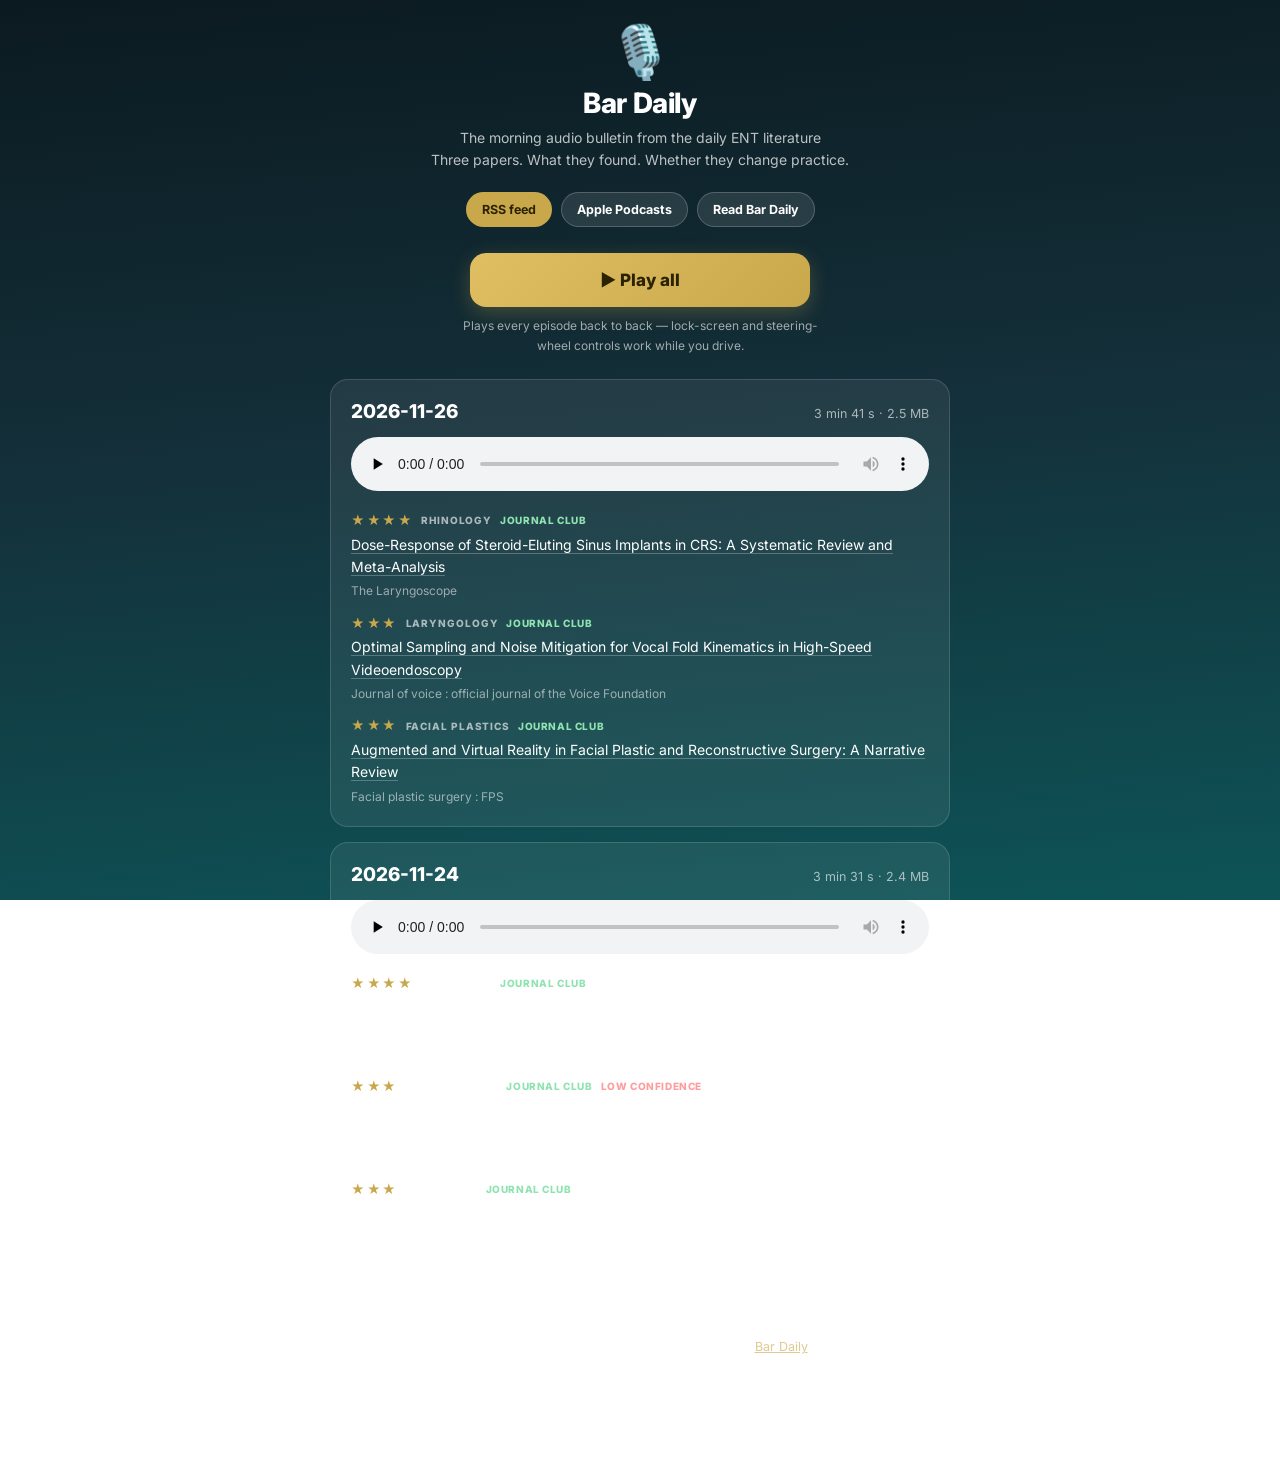
<file: radio/index.html>
<!DOCTYPE html>
<html lang="en">
<head>
<meta charset="utf-8">
<meta name="viewport" content="width=device-width, initial-scale=1">
<title>Bar Daily — ENT Morning Bulletin</title>
<meta name="description" content="A short daily audio bulletin on new otolaryngology literature: the three highest-rated papers of the day and whether they change practice.">
<link rel="alternate" type="application/rss+xml" title="Bar Daily podcast" href="feed.xml">
<link rel="icon" href="../icon-192.png">
<link href="https://fonts.googleapis.com/css2?family=Inter:wght@400;600;800&display=swap" rel="stylesheet">
<style>
  :root { --gold:#C9A84C; --teal:#0D7377; --ink:#0b1a20; }
  * { box-sizing:border-box; margin:0; padding:0; -webkit-tap-highlight-color:transparent; }
  body { font-family:'Inter',-apple-system,BlinkMacSystemFont,'Segoe UI',sans-serif;
         background:linear-gradient(175deg,#0b1a20,#14303a 48%,#0d5457);
         background-attachment:fixed; color:#fff; min-height:100vh;
         padding:26px 16px 60px; }
  .wrap { max-width:620px; margin:0 auto; }

  .brand { text-align:center; margin-bottom:22px; }
  .logo { font-size:52px; line-height:1; }
  h1 { font-size:28px; font-weight:800; margin-top:8px; letter-spacing:-.4px; }
  .sub { font-size:14px; opacity:.72; margin-top:7px; line-height:1.55; }

  .subscribe { display:flex; gap:9px; justify-content:center;
               flex-wrap:wrap; margin:18px 0 26px; }
  .subscribe a { font-size:12.5px; font-weight:700; text-decoration:none;
                 padding:9px 15px; border-radius:999px; color:#fff;
                 background:rgba(255,255,255,.1);
                 border:1px solid rgba(255,255,255,.2); }
  .subscribe a.primary { background:var(--gold); color:#2b2200; border-color:transparent; }

  .drive { flex-direction:column; align-items:center; gap:9px;
           margin:0 0 24px; }
  #playall { width:100%; max-width:340px; padding:17px 20px;
             border:none; border-radius:16px; cursor:pointer;
             font-family:inherit; font-size:17px; font-weight:800;
             color:#2b2200; background:linear-gradient(135deg,#E0BF62,#C9A84C);
             box-shadow:0 6px 20px rgba(201,168,76,.28); }
  #playall:active { transform:scale(.985); }
  .drive-hint { font-size:12px; line-height:1.6; opacity:.6;
                text-align:center; max-width:360px; }

  .ep { background:rgba(255,255,255,.07); border:1px solid rgba(255,255,255,.14);
        border-radius:18px; padding:20px; margin-bottom:15px; }
  .ep-head { display:flex; align-items:baseline; justify-content:space-between;
             gap:10px; flex-wrap:wrap; }
  .ep-date { font-size:19px; font-weight:800; }
  .ep-len { font-size:12.5px; opacity:.62; }
  audio { width:100%; margin-top:14px; }
  .papers { margin-top:15px; display:flex; flex-direction:column; gap:12px; }
  .paper { font-size:14px; line-height:1.6; }
  .ptop { display:flex; align-items:center; gap:8px; flex-wrap:wrap;
          margin-bottom:3px; }
  .stars { color:var(--gold); font-weight:800; letter-spacing:1.5px; font-size:13px; }
  .tag { font-size:10px; font-weight:800; letter-spacing:.09em;
         text-transform:uppercase; opacity:.62; }
  .jc { font-size:10px; font-weight:800; letter-spacing:.06em;
        text-transform:uppercase; color:#8FE3B0; }
  .low { font-size:10px; font-weight:800; letter-spacing:.06em;
         text-transform:uppercase; color:#FF9D9D; }
  .paper a { color:#fff; text-decoration:none; border-bottom:1px solid rgba(255,255,255,.25); }
  .jr { font-size:12px; opacity:.55; margin-top:3px; }

  .empty { text-align:center; padding:44px 20px; opacity:.6; font-size:14px; }
  .note { font-size:12.5px; line-height:1.9; opacity:.6; margin-top:26px;
          text-align:center; border-top:1px solid rgba(255,255,255,.12);
          padding-top:18px; }
  a.lnk { color:var(--gold); }
</style>
</head>
<body>
<div class="wrap">

  <div class="brand">
    <div class="logo">🎙️</div>
    <h1>Bar Daily</h1>
    <div class="sub">The morning audio bulletin from the daily ENT literature<br>
      Three papers. What they found. Whether they change practice.</div>
  </div>

  <div class="subscribe">
    <a class="primary" href="feed.xml">RSS feed</a>
    <a href="https://podcasts.apple.com/podcast/id?mt=2" onclick="return copyFeed(event)">Apple Podcasts</a>
    <a href="../">Read Bar Daily</a>
  </div>

  <div id="drive" class="drive" style="display:none">
    <button id="playall" onclick="playAll()">▶︎ Play all</button>
    <div class="drive-hint">Plays every episode back to back — lock-screen and
      steering-wheel controls work while you drive.</div>
  </div>

  <div id="list"><div class="empty">Loading episodes…</div></div>

  <div class="note">
    Episodes are <b>generated automatically</b> with synthetic voices from the
    <a class="lnk" href="../">Bar Daily</a> literature review.
    They are not medical advice and not a personal opinion.<br>
    An initiative by Dr. Mohammad Al-Bar
  </div>

</div>

<script>
/* ── Driving mode ──────────────────────────────────────────────────────────
   Three things make a web player usable in a car:
     1. MediaSession  -> title/artwork and play-pause-skip on the lock screen,
                         the steering-wheel buttons and the CarPlay/Android Auto
                         dashboard.
     2. Continuous play -> when one episode ends the next one starts, so the
                           driver never has to touch the phone.
     3. One big Play-all button -> a single target instead of per-episode taps.
   None of this needs an app; it is the standard browser media API.          */
let EPS = [];
let cur = -1;

function audios(){ return [...document.querySelectorAll('audio')]; }

function describe(i){
  const e = EPS[i]; if (!e) return;
  if (!('mediaSession' in navigator)) return;
  navigator.mediaSession.metadata = new MediaMetadata({
    title: 'Bar Daily — ' + e.date,
    artist: 'ENT morning bulletin',
    album: 'Bar Daily',
    artwork: [
      { src: new URL('cover-1500.png', location.href).href, sizes: '1500x1500', type: 'image/png' }
    ]
  });
  navigator.mediaSession.setActionHandler('play',  () => play(i));
  navigator.mediaSession.setActionHandler('pause', () => audios()[i]?.pause());
  navigator.mediaSession.setActionHandler('nexttrack',     () => play(i + 1));
  navigator.mediaSession.setActionHandler('previoustrack', () => play(i - 1));
  navigator.mediaSession.setActionHandler('seekforward',  () => skip(i,  30));
  navigator.mediaSession.setActionHandler('seekbackward', () => skip(i, -15));
}

function skip(i, by){
  const a = audios()[i]; if (!a) return;
  a.currentTime = Math.max(0, Math.min(a.duration || 0, a.currentTime + by));
}

function play(i){
  if (i < 0 || i >= EPS.length) return;
  const list = audios();
  list.forEach((a, n) => { if (n !== i) { a.pause(); } });
  cur = i;
  describe(i);
  list[i].play().catch(() => {});
  document.getElementById('playall').textContent = '⏸ Pause';
}

function playAll(){
  const list = audios();
  if (cur >= 0 && list[cur] && !list[cur].paused) {
    list[cur].pause();
    document.getElementById('playall').textContent = '▶︎ Play all';
  } else {
    play(cur >= 0 ? cur : 0);
  }
}

function wireAudio(){
  audios().forEach((a, i) => {
    a.addEventListener('play',  () => { cur = i; describe(i);
      document.getElementById('playall').textContent = '⏸ Pause'; });
    a.addEventListener('pause', () => {
      if (cur === i) document.getElementById('playall').textContent = '▶︎ Play all'; });
    // continuous play: roll straight into the next (older) episode
    a.addEventListener('ended', () => { if (i + 1 < audios().length) play(i + 1); });
  });
}

function copyFeed(e){
  e.preventDefault();
  const url = new URL('feed.xml', location.href).href;
  navigator.clipboard?.writeText(url);
  alert('Feed URL copied:\n' + url + '\n\nIn Apple Podcasts: Library → Add a Show by URL, then paste.');
  return false;
}
const esc = s => String(s==null?'':s).replace(/[&<>"]/g, c => ({'&':'&amp;','<':'&lt;','>':'&gt;','"':'&quot;'}[c]));
const mmss = s => Math.floor(s/60) + ' min ' + String(s%60).padStart(2,'0') + ' s';

fetch('episodes.json?v=' + Date.now())
  .then(r => r.ok ? r.json() : Promise.reject(r.status))
  .then(eps => {
    if (!eps.length) throw 'empty';
    EPS = eps;
    document.getElementById('drive').style.display = 'flex';
    document.getElementById('list').innerHTML = eps.map(e => `
      <div class="ep">
        <div class="ep-head">
          <div class="ep-date">${esc(e.date)}</div>
          <div class="ep-len">${mmss(e.seconds)} · ${(e.bytes/1048576).toFixed(1)} MB</div>
        </div>
        <audio controls preload="none" src="${esc(e.file)}"></audio>
        <div class="papers">
          ${(e.papers||[]).map(p => `
            <div class="paper">
              <div class="ptop">
                <span class="stars">${'★'.repeat(p.stars)}</span>
                <span class="tag">${esc(p.subspecialty)}</span>
                ${p.journal_club ? '<span class="jc">journal club</span>' : ''}
                ${p.confidence === '\u{1F534}' ? '<span class="low">low confidence</span>' : ''}
              </div>
              ${p.url ? `<a href="${esc(p.url)}" target="_blank" rel="noopener">${esc(p.title)}</a>`
                      : esc(p.title)}
              ${p.journal ? `<div class="jr">${esc(p.journal)}</div>` : ''}
            </div>`).join('')}
        </div>
      </div>`).join('');
    wireAudio();
  })
  .catch(() => {
    document.getElementById('list').innerHTML =
      '<div class="empty">No episodes yet. The first one appears after tomorrow\'s update.</div>';
  });
</script>
</body>
</html>
</file>
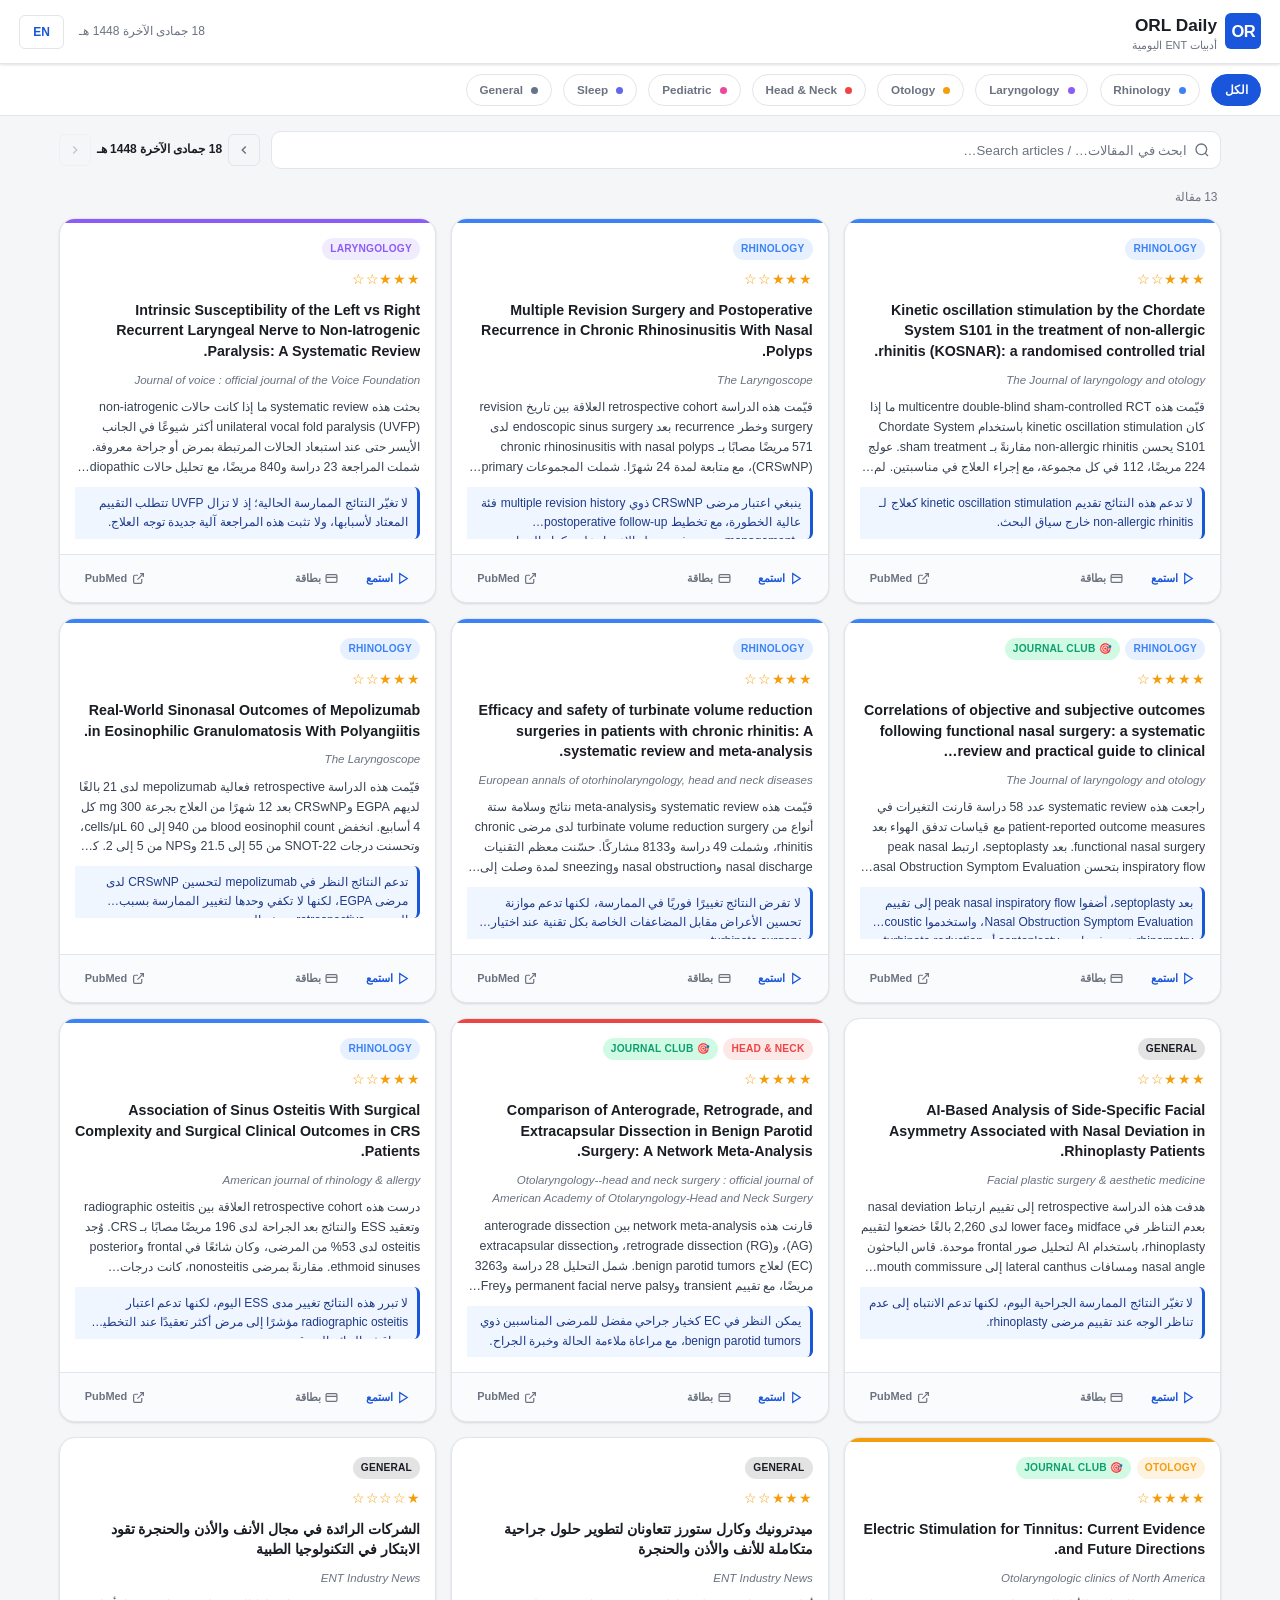
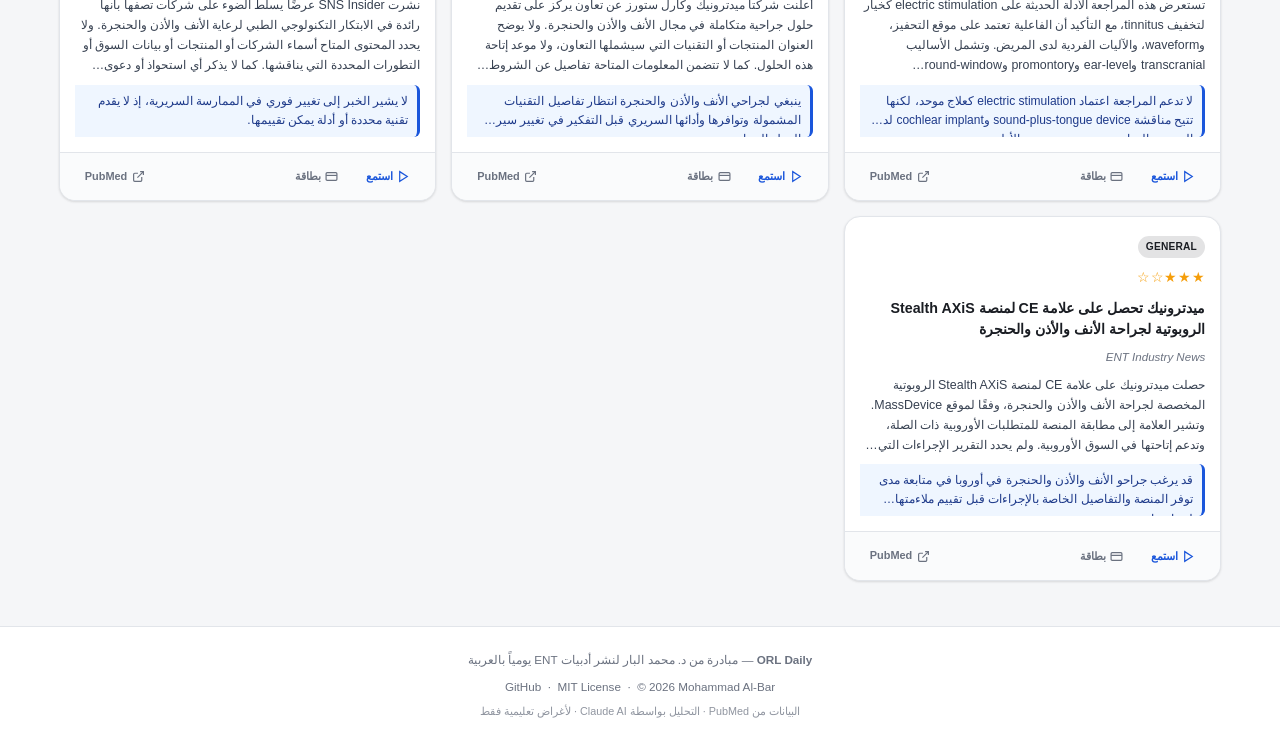
<file: site/index.html>
<!DOCTYPE html>
<html lang="ar" dir="rtl">
<head>
  <meta charset="UTF-8">
  <meta name="viewport" content="width=device-width, initial-scale=1.0">
  <meta name="description" content="ORL Daily — أحدث أدبيات ENT يومياً بالعربية والإنجليزية. Daily ENT literature review powered by PubMed & Claude AI.">
  <meta name="theme-color" content="#1a56db">
  <title>ORL Daily — أدبيات ENT اليومية</title>

  <!-- Open Graph -->
  <meta property="og:title" content="ORL Daily — أحدث أدبيات ENT">
  <meta property="og:description" content="مراجعة يومية للأدبيات العلمية في تخصص ORL بالعربية والإنجليزية">
  <meta property="og:type" content="website">

  <link rel="stylesheet" href="css/style.css">
</head>
<body>

  <!-- ══════════════════════════════════════════
       HEADER
  ══════════════════════════════════════════ -->
  <header class="header" role="banner">
    <a class="header__logo" href="#" aria-label="ORL Daily Home">
      <div class="header__logo-icon" aria-hidden="true">OR</div>
      <div>
        <span class="header__logo-text">ORL Daily</span>
        <span class="header__logo-sub ar">أدبيات ENT اليومية</span>
        <span class="header__logo-sub en">Daily ENT Literature</span>
      </div>
    </a>

    <div class="header__spacer"></div>

    <span class="header__date" id="header-date" aria-live="polite">
      <span class="ar">جارٍ التحميل…</span>
      <span class="en">Loading…</span>
    </span>

    <button class="btn-lang" id="btn-lang" aria-label="Switch language">EN</button>
  </header>

  <!-- ══════════════════════════════════════════
       FILTER BAR
  ══════════════════════════════════════════ -->
  <nav class="filter-bar" role="navigation" aria-label="Filter by subspecialty">
    <button class="filter-btn active" data-filter="all">
      <span class="ar">الكل</span><span class="en">All</span>
    </button>
    <button class="filter-btn" data-filter="rhinology" data-sub="rhinology">
      <span class="ar">Rhinology</span><span class="en">Rhinology</span>
    </button>
    <button class="filter-btn" data-filter="laryngology" data-sub="laryngology">
      <span class="ar">Laryngology</span><span class="en">Laryngology</span>
    </button>
    <button class="filter-btn" data-filter="otology" data-sub="otology">
      <span class="ar">Otology</span><span class="en">Otology</span>
    </button>
    <button class="filter-btn" data-filter="head_neck" data-sub="head_neck">
      <span class="ar">Head &amp; Neck</span><span class="en">Head &amp; Neck</span>
    </button>
    <button class="filter-btn" data-filter="pediatric" data-sub="pediatric">
      <span class="ar">Pediatric</span><span class="en">Pediatric</span>
    </button>
    <button class="filter-btn" data-filter="sleep" data-sub="sleep">
      <span class="ar">Sleep</span><span class="en">Sleep</span>
    </button>
    <button class="filter-btn" data-filter="general" data-sub="general">
      <span class="ar">General</span><span class="en">General</span>
    </button>
  </nav>

  <!-- ══════════════════════════════════════════
       MAIN CONTENT
  ══════════════════════════════════════════ -->
  <main role="main">

    <!-- Toolbar: search + date nav -->
    <div class="toolbar">
      <div class="search-wrap">
        <svg viewBox="0 0 24 24" fill="none" stroke="currentColor" stroke-width="2" aria-hidden="true">
          <circle cx="11" cy="11" r="8"/><line x1="21" y1="21" x2="16.65" y2="16.65"/>
        </svg>
        <input
          type="search"
          id="search-input"
          class="search-input"
          placeholder="ابحث في المقالات… / Search articles…"
          aria-label="Search articles"
          autocomplete="off"
        >
      </div>

      <div class="date-nav" role="group" aria-label="Navigate dates">
        <button id="btn-prev" aria-label="Previous day" title="السابق / Previous">
          <svg width="14" height="14" viewBox="0 0 24 24" fill="none" stroke="currentColor" stroke-width="2.5">
            <polyline points="15 18 9 12 15 6"/>
          </svg>
        </button>
        <span class="date-nav__label" id="date-display" aria-live="polite">
          <span class="ar">اليوم</span>
          <span class="en">Today</span>
        </span>
        <button id="btn-next" aria-label="Next day" title="التالي / Next">
          <svg width="14" height="14" viewBox="0 0 24 24" fill="none" stroke="currentColor" stroke-width="2.5">
            <polyline points="9 18 15 12 9 6"/>
          </svg>
        </button>
      </div>
    </div>

    <!-- Articles section -->
    <section class="articles-section" aria-label="Articles">
      <p class="articles-count" id="articles-count" aria-live="polite"></p>
      <div class="articles-grid" id="articles-grid" role="list">
        <!-- Cards rendered by app.js -->
        <div class="state-box">
          <div class="spinner"></div>
          <p class="ar">جارٍ التحميل…</p>
          <p class="en">Loading…</p>
        </div>
      </div>
    </section>

  </main>

  <!-- ══════════════════════════════════════════
       MODAL OVERLAY
  ══════════════════════════════════════════ -->
  <div
    class="modal-overlay"
    id="modal-overlay"
    role="dialog"
    aria-modal="true"
    aria-label="Article details"
  >
    <div class="modal" id="modal-content">
      <!-- Filled by app.js renderFullArticle() -->
    </div>
  </div>

  <!-- ══════════════════════════════════════════
       FLASH CARD OVERLAY
  ══════════════════════════════════════════ -->
  <div
    class="fc-overlay"
    id="fc-overlay"
    role="dialog"
    aria-modal="true"
    aria-label="Flash card"
  >
    <div class="fc-card">
      <div class="fc-card__header">
        <h2 class="fc-card__title">
          <span class="ar">📋 بطاقة المراجعة السريعة</span>
          <span class="en">📋 Quick Review Card</span>
        </h2>
        <div class="fc-card__actions">
          <button class="btn-outline" id="fc-print">
            <span class="ar">🖨 طباعة</span>
            <span class="en">🖨 Print</span>
          </button>
          <button class="btn-outline" id="fc-close">
            <span class="ar">إغلاق</span>
            <span class="en">Close</span>
          </button>
        </div>
      </div>
      <div class="fc-content" id="fc-card-content">
        <!-- Filled by app.js showFlashCard() -->
      </div>
    </div>
  </div>

  <!-- ══════════════════════════════════════════
       FOOTER
  ══════════════════════════════════════════ -->
  <footer class="footer" role="contentinfo">
    <p>
      <span class="ar">
        <strong>ORL Daily</strong> — مبادرة من د. محمد البار لنشر أدبيات ENT يومياً بالعربية
      </span>
      <span class="en">
        <strong>ORL Daily</strong> — An initiative by Dr. Mohammad Al-Bar for daily Arabic ENT literature
      </span>
    </p>
    <p style="margin-top:.4rem">
      <a href="https://github.com/malbarrr/orl-daily" target="_blank" rel="noopener">GitHub</a>
      &nbsp;·&nbsp;
      MIT License
      &nbsp;·&nbsp;
      © 2026 Mohammad Al-Bar
    </p>
    <p style="margin-top:.3rem;font-size:.72rem;opacity:.75">
      <span class="ar">البيانات من PubMed · التحليل بواسطة Claude AI · لأغراض تعليمية فقط</span>
      <span class="en">Data from PubMed · Analysis by Claude AI · For educational purposes only</span>
    </p>
  </footer>

  <script src="js/app.js"></script>
</body>
</html>
</file>
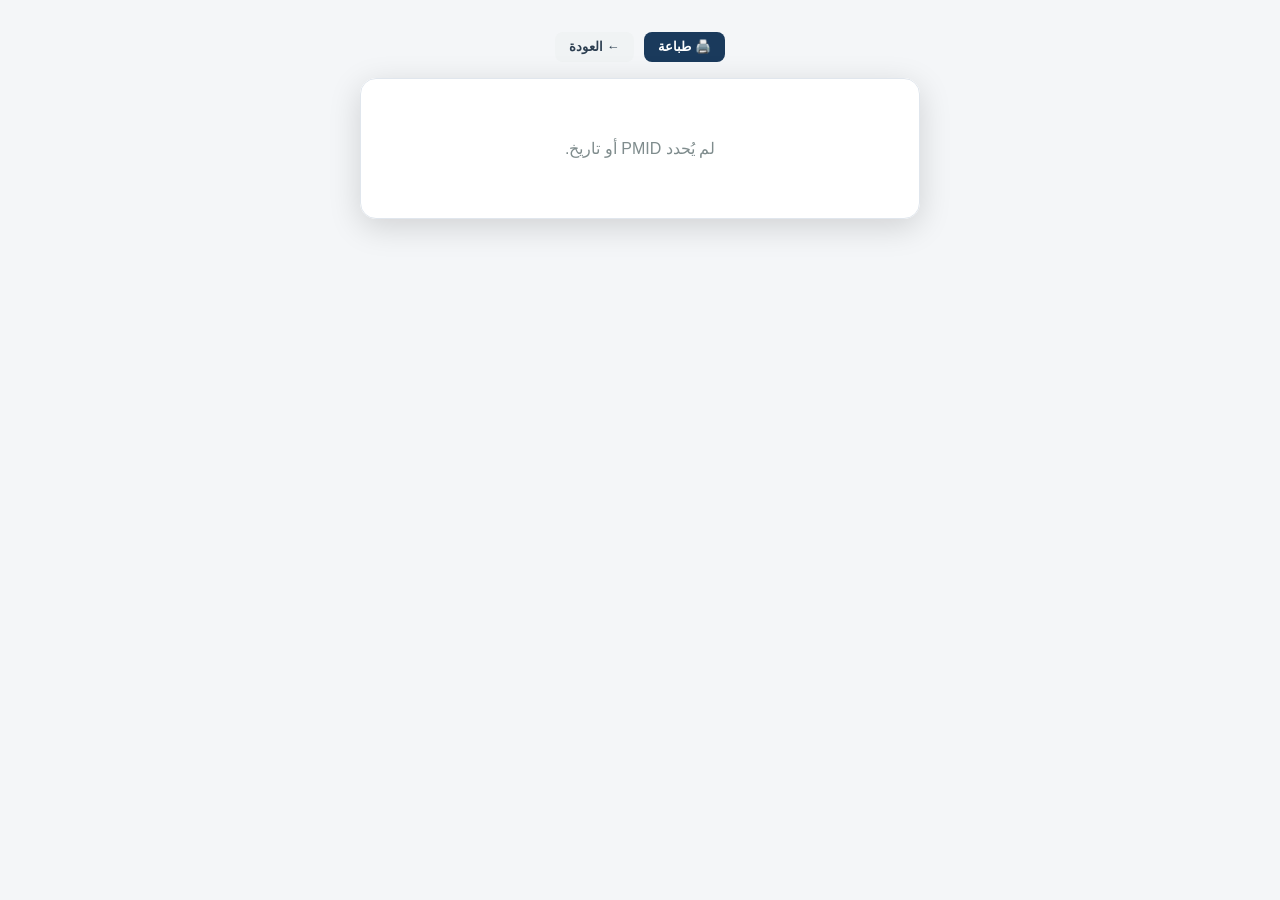
<file: flashcard.html>
<!DOCTYPE html>
<html lang="ar" dir="rtl">
<head>
  <meta charset="UTF-8" />
  <meta name="viewport" content="width=device-width, initial-scale=1.0" />
  <title>ORL Daily — Flash Card</title>
  <link rel="stylesheet" href="./css/style.css" />
  <style>
    body { background: #f4f6f8; display: flex; flex-direction: column; align-items: center; justify-content: flex-start; min-height: 100vh; padding: 2rem 1rem; }
    .fc-standalone-controls { display: flex; gap: 0.6rem; margin-bottom: 1rem; }
    .fc-standalone-box { max-width: 560px; width: 100%; background: #fff; border-radius: 16px; box-shadow: 0 8px 32px rgba(0,0,0,0.15); overflow: hidden; }
    @media print {
      body { padding: 0; background: #fff; }
      .fc-standalone-controls { display: none; }
      .fc-standalone-box { box-shadow: none; border-radius: 0; }
    }
  </style>
</head>
<body class="lang-ar">

  <div class="fc-standalone-controls">
    <button class="btn btn-read" onclick="window.print()">🖨️ طباعة</button>
    <a class="btn btn-flash" href="./index.html">← العودة</a>
  </div>

  <div class="fc-standalone-box" id="fc-standalone-box">
    <div class="state-card">
      <div class="spinner"></div>
      <p>جارٍ التحميل…</p>
    </div>
  </div>

  <script>
    // Read ?pmid=XXXXX&date=YYYY-MM-DD from URL
    (async function() {
      const params = new URLSearchParams(location.search);
      const pmid   = params.get('pmid');
      const date   = params.get('date');

      if (!pmid || !date) {
        document.getElementById('fc-standalone-box').innerHTML =
          '<div class="state-card"><p>لم يُحدد PMID أو تاريخ.</p></div>';
        return;
      }

      try {
        const res  = await fetch(`./data/${date}.json?v=${Date.now()}`);
        const data = await res.json();
        const article = (data.articles || []).find(a => a.pmid === pmid);

        if (!article) {
          document.getElementById('fc-standalone-box').innerHTML =
            '<div class="state-card"><p>المقالة غير موجودة في هذا التاريخ.</p></div>';
          return;
        }

        // Minimal flash card render (mirrors app.js logic without full app)
        renderCard(article, date);
      } catch (err) {
        document.getElementById('fc-standalone-box').innerHTML =
          '<div class="state-card"><p style="color:#c0392b;">⚠️ تعذّر التحميل.</p></div>';
      }
    })();

    function renderCard(a, dateStr) {
      const lang  = localStorage.getItem('orl-lang') || 'ar';
      const title = lang === 'ar' ? (a.title_ar || a.title_en) : (a.title_en || a.title_ar);
      const summ  = lang === 'ar' ? (a.summary_ar || a.summary_en) : (a.summary_en || a.summary_ar);
      const prac  = lang === 'ar' ? (a.practice_change_ar || '') : (a.practice_change_en || '');
      const fut   = lang === 'ar' ? (a.future_impact_ar || '') : (a.future_impact_en || '');
      const vs    = lang === 'ar' ? (a.vs_previous_ar || '') : (a.vs_previous_en || '');
      const stars = '⭐'.repeat(Math.min(5, a.stars || 0));
      const jcBadge = a.journal_club ? '<span class="badge jc" style="font-size:0.7rem;">🎯 JC</span>' : '';
      const mcq0  = a.mcq && a.mcq[0];

      const mcqHtml = mcq0 ? `
        <div class="fc-section">
          <div class="fc-section-label">MCQ</div>
          <div class="fc-mcq-q">${esc(mcq0.q_ar || '')}</div>
          <div class="fc-mcq-opts">${(mcq0.options_ar||[]).map(o=>`<div>${esc(o)}</div>`).join('')}</div>
        </div>` : '';

      const d = new Date(dateStr + 'T00:00:00');
      const formatted = d.toLocaleDateString(lang === 'ar' ? 'ar-SA' : 'en-GB', {year:'numeric',month:'short',day:'numeric'});

      document.getElementById('fc-standalone-box').innerHTML = `
        <div class="flash-card-print">
          <div class="fc-top-bar">
            <span>ORL Daily &bull; ${esc(formatted)} &bull; ${esc(a.subspecialty||'')}</span>
            <div class="fc-top-badges"><span style="color:#f1c40f;">${stars}</span> ${jcBadge}</div>
          </div>
          <div class="fc-body">
            <div class="fc-section">
              <div class="fc-title">${esc(title)}</div>
              <div class="fc-journal">${esc(a.journal||'')}</div>
            </div>
            <div class="fc-section">
              <div class="fc-section-label">${lang==='ar'?'الملخص':'Summary'}</div>
              <div style="font-size:0.86rem;line-height:1.6;">${esc(trunc(summ,300))}</div>
            </div>
            <div class="fc-section">
              <div style="font-size:0.82rem;margin-bottom:0.2rem;"><strong>🔄</strong> ${esc(trunc(prac,180))}</div>
              <div style="font-size:0.82rem;margin-bottom:0.2rem;"><strong>⏳</strong> ${esc(trunc(fut,140))}</div>
              <div style="font-size:0.82rem;"><strong>📏</strong> ${esc(trunc(vs,140))}</div>
            </div>
            ${mcqHtml}
            <div class="fc-footer">
              <div><div style="font-weight:700;font-size:0.8rem;">ORL Daily</div><div>© 2026 Mohammad Al-Bar</div></div>
              <div class="fc-qr-placeholder">QR<br>Code</div>
            </div>
          </div>
        </div>`;
    }

    function esc(s) {
      return String(s||'').replace(/&/g,'&amp;').replace(/</g,'&lt;').replace(/>/g,'&gt;').replace(/"/g,'&quot;');
    }
    function trunc(s,n) { return s&&s.length>n ? s.slice(0,n)+'…' : s||''; }
  </script>
</body>
</html>
</file>
<file: site/css/style.css>
/* =========================================================
   ORL Daily — Professional ENT Literature Review
   style.css
   ========================================================= */

/* ── CSS Variables ──────────────────────────────────────── */
:root {
  --color-bg:          #f5f6f8;
  --color-surface:     #ffffff;
  --color-border:      #e2e5ea;
  --color-text:        #1a1d23;
  --color-text-muted:  #6b7280;
  --color-primary:     #1a56db;
  --color-primary-dk:  #1341b0;
  --color-accent:      #0e9f6e;

  /* Subspecialty colours */
  --sub-rhinology:   #3b82f6;
  --sub-laryngology: #8b5cf6;
  --sub-otology:     #f59e0b;
  --sub-head-neck:   #ef4444;
  --sub-pediatric:   #ec4899;
  --sub-sleep:       #6366f1;
  --sub-general:     #64748b;

  /* Badges */
  --badge-jc:    #0e9f6e;
  --badge-dw:    #f97316;
  --badge-star:  #f59e0b;

  --shadow-sm:   0 1px 3px rgba(0,0,0,.08), 0 1px 2px rgba(0,0,0,.05);
  --shadow-md:   0 4px 12px rgba(0,0,0,.10), 0 2px 6px rgba(0,0,0,.06);
  --shadow-lg:   0 12px 40px rgba(0,0,0,.16);

  --radius-sm:   6px;
  --radius-md:   10px;
  --radius-lg:   16px;

  --font-ar: 'Segoe UI', 'Noto Naskh Arabic', 'Arabic Typesetting', Tahoma, sans-serif;
  --font-en: 'Segoe UI', -apple-system, BlinkMacSystemFont, 'Helvetica Neue', Arial, sans-serif;

  --header-h: 64px;
  --filter-h: 52px;
}

/* ── Reset & Base ───────────────────────────────────────── */
*, *::before, *::after { box-sizing: border-box; margin: 0; padding: 0; }

html {
  font-size: 15px;
  scroll-behavior: smooth;
}
html[dir="rtl"] { font-family: var(--font-ar); }
html[dir="ltr"] { font-family: var(--font-en); }

body {
  background: var(--color-bg);
  color: var(--color-text);
  min-height: 100vh;
  line-height: 1.6;
}

a { color: var(--color-primary); text-decoration: none; }
a:hover { text-decoration: underline; }

button {
  cursor: pointer;
  font-family: inherit;
  border: none;
  background: none;
}

/* ── Language visibility ────────────────────────────────── */
html[dir="rtl"] .en { display: none !important; }
html[dir="ltr"] .ar { display: none !important; }

/* ── Header ─────────────────────────────────────────────── */
.header {
  position: sticky;
  top: 0;
  z-index: 100;
  height: var(--header-h);
  background: var(--color-surface);
  border-bottom: 1px solid var(--color-border);
  box-shadow: var(--shadow-sm);
  display: flex;
  align-items: center;
  gap: 1rem;
  padding: 0 1.25rem;
}

.header__logo {
  display: flex;
  align-items: center;
  gap: .55rem;
  text-decoration: none;
  color: inherit;
}

.header__logo-icon {
  width: 36px;
  height: 36px;
  background: var(--color-primary);
  border-radius: var(--radius-sm);
  display: flex;
  align-items: center;
  justify-content: center;
  color: #fff;
  font-size: 1.1rem;
  font-weight: 800;
  letter-spacing: -.03em;
  flex-shrink: 0;
}

.header__logo-text {
  font-size: 1.15rem;
  font-weight: 700;
  color: var(--color-text);
}

.header__logo-sub {
  font-size: .72rem;
  font-weight: 400;
  color: var(--color-text-muted);
  display: block;
  line-height: 1;
}

.header__spacer { flex: 1; }

.header__date {
  font-size: .8rem;
  color: var(--color-text-muted);
  white-space: nowrap;
}

.btn-lang {
  height: 34px;
  padding: 0 .9rem;
  border-radius: var(--radius-sm);
  border: 1.5px solid var(--color-border);
  font-size: .8rem;
  font-weight: 600;
  color: var(--color-primary);
  background: var(--color-surface);
  transition: background .15s, border-color .15s;
  white-space: nowrap;
}
.btn-lang:hover {
  background: #eff6ff;
  border-color: var(--color-primary);
}

/* ── Filter bar ─────────────────────────────────────────── */
.filter-bar {
  position: sticky;
  top: var(--header-h);
  z-index: 90;
  background: var(--color-surface);
  border-bottom: 1px solid var(--color-border);
  height: var(--filter-h);
  display: flex;
  align-items: center;
  padding: 0 1.25rem;
  gap: .75rem;
  overflow-x: auto;
  -webkit-overflow-scrolling: touch;
  scrollbar-width: none;
}
.filter-bar::-webkit-scrollbar { display: none; }

.filter-btn {
  height: 32px;
  padding: 0 .85rem;
  border-radius: 999px;
  border: 1.5px solid var(--color-border);
  font-size: .78rem;
  font-weight: 600;
  color: var(--color-text-muted);
  background: var(--color-surface);
  white-space: nowrap;
  transition: all .15s;
  flex-shrink: 0;
}
.filter-btn:hover {
  border-color: var(--color-primary);
  color: var(--color-primary);
}
.filter-btn.active {
  background: var(--color-primary);
  border-color: var(--color-primary);
  color: #fff;
}

/* Subspecialty dot indicator */
.filter-btn[data-sub]::before {
  content: '';
  display: inline-block;
  width: 7px;
  height: 7px;
  border-radius: 50%;
  margin-inline-end: 5px;
  vertical-align: middle;
}
.filter-btn[data-sub="rhinology"]::before   { background: var(--sub-rhinology); }
.filter-btn[data-sub="laryngology"]::before { background: var(--sub-laryngology); }
.filter-btn[data-sub="otology"]::before     { background: var(--sub-otology); }
.filter-btn[data-sub="head_neck"]::before   { background: var(--sub-head-neck); }
.filter-btn[data-sub="pediatric"]::before   { background: var(--sub-pediatric); }
.filter-btn[data-sub="sleep"]::before       { background: var(--sub-sleep); }
.filter-btn[data-sub="general"]::before     { background: var(--sub-general); }

/* ── Toolbar (search + date nav) ────────────────────────── */
.toolbar {
  display: flex;
  align-items: center;
  gap: .75rem;
  padding: 1rem 1.25rem .5rem;
  max-width: 1200px;
  margin: 0 auto;
  flex-wrap: wrap;
}

.search-wrap {
  flex: 1;
  min-width: 200px;
  position: relative;
}
.search-wrap svg {
  position: absolute;
  top: 50%;
  transform: translateY(-50%);
  inset-inline-start: .75rem;
  color: var(--color-text-muted);
  pointer-events: none;
  width: 16px;
  height: 16px;
}
.search-input {
  width: 100%;
  height: 38px;
  border-radius: var(--radius-md);
  border: 1.5px solid var(--color-border);
  background: var(--color-surface);
  color: var(--color-text);
  font-family: inherit;
  font-size: .88rem;
  padding: 0 .75rem 0 2.2rem;
  transition: border-color .15s, box-shadow .15s;
}
html[dir="rtl"] .search-input { padding: 0 2.2rem 0 .75rem; }
html[dir="rtl"] .search-wrap svg { inset-inline-start: auto; inset-inline-end: .75rem; left: auto; right: .75rem; }
html[dir="ltr"] .search-wrap svg { left: .75rem; right: auto; }

.search-input:focus {
  outline: none;
  border-color: var(--color-primary);
  box-shadow: 0 0 0 3px rgba(26,86,219,.12);
}
.search-input::placeholder { color: var(--color-text-muted); }

.date-nav {
  display: flex;
  align-items: center;
  gap: .4rem;
  flex-shrink: 0;
}
.date-nav button {
  width: 32px;
  height: 32px;
  border-radius: var(--radius-sm);
  border: 1.5px solid var(--color-border);
  display: flex;
  align-items: center;
  justify-content: center;
  color: var(--color-text-muted);
  transition: all .15s;
}
.date-nav button:hover:not(:disabled) {
  border-color: var(--color-primary);
  color: var(--color-primary);
  background: #eff6ff;
}
.date-nav button:disabled { opacity: .35; cursor: not-allowed; }
.date-nav__label {
  font-size: .8rem;
  font-weight: 600;
  color: var(--color-text);
  min-width: 90px;
  text-align: center;
}

/* ── Articles grid ──────────────────────────────────────── */
.articles-section {
  max-width: 1200px;
  margin: 0 auto;
  padding: .75rem 1.25rem 3rem;
}

.articles-count {
  font-size: .8rem;
  color: var(--color-text-muted);
  margin-bottom: .75rem;
  padding: 0 .25rem;
}

.articles-grid {
  display: grid;
  grid-template-columns: repeat(auto-fill, minmax(310px, 1fr));
  gap: 1rem;
}

/* ── Article Card ───────────────────────────────────────── */
.card {
  background: var(--color-surface);
  border: 1px solid var(--color-border);
  border-radius: var(--radius-lg);
  box-shadow: var(--shadow-sm);
  display: flex;
  flex-direction: column;
  cursor: pointer;
  transition: transform .18s, box-shadow .18s, border-color .18s;
  overflow: hidden;
  position: relative;
}
.card:hover {
  transform: translateY(-2px);
  box-shadow: var(--shadow-md);
  border-color: #c7d7fa;
}

.card__accent {
  height: 4px;
  flex-shrink: 0;
}
.card[data-sub="rhinology"]   .card__accent { background: var(--sub-rhinology); }
.card[data-sub="laryngology"] .card__accent { background: var(--sub-laryngology); }
.card[data-sub="otology"]     .card__accent { background: var(--sub-otology); }
.card[data-sub="head_neck"]   .card__accent { background: var(--sub-head-neck); }
.card[data-sub="pediatric"]   .card__accent { background: var(--sub-pediatric); }
.card[data-sub="sleep"]       .card__accent { background: var(--sub-sleep); }
.card[data-sub="general"]     .card__accent { background: var(--sub-general); }

.card__body {
  padding: 1rem;
  flex: 1;
  display: flex;
  flex-direction: column;
  gap: .6rem;
}

.card__badges {
  display: flex;
  flex-wrap: wrap;
  gap: .35rem;
  align-items: center;
}

.badge {
  display: inline-flex;
  align-items: center;
  gap: .25rem;
  height: 22px;
  padding: 0 .55rem;
  border-radius: 999px;
  font-size: .68rem;
  font-weight: 700;
  letter-spacing: .02em;
  text-transform: uppercase;
}
.badge-sub {
  background: color-mix(in srgb, currentColor 12%, transparent);
}
.badge[data-sub="rhinology"]   { color: var(--sub-rhinology); }
.badge[data-sub="laryngology"] { color: var(--sub-laryngology); }
.badge[data-sub="otology"]     { color: var(--sub-otology); }
.badge[data-sub="head_neck"]   { color: var(--sub-head-neck); }
.badge[data-sub="pediatric"]   { color: var(--sub-pediatric); }
.badge[data-sub="sleep"]       { color: var(--sub-sleep); }
.badge[data-sub="general"]     { color: var(--sub-general); }

.badge-jc {
  background: #d1fae5;
  color: var(--badge-jc);
}
.badge-dw {
  background: #ffedd5;
  color: var(--badge-dw);
}

.card__stars {
  color: var(--badge-star);
  font-size: .9rem;
  letter-spacing: .05em;
}

.card__title {
  font-size: .95rem;
  font-weight: 700;
  line-height: 1.45;
  color: var(--color-text);
  display: -webkit-box;
  -webkit-line-clamp: 3;
  -webkit-box-orient: vertical;
  overflow: hidden;
}

.card__journal {
  font-size: .77rem;
  color: var(--color-text-muted);
  font-style: italic;
}

.card__summary {
  font-size: .83rem;
  color: #374151;
  line-height: 1.6;
  display: -webkit-box;
  -webkit-line-clamp: 4;
  -webkit-box-orient: vertical;
  overflow: hidden;
}

.card__practice {
  font-size: .8rem;
  background: #eff6ff;
  border-inline-start: 3px solid var(--color-primary);
  border-radius: 0 var(--radius-sm) var(--radius-sm) 0;
  padding: .45rem .6rem;
  color: #1e3a8a;
  display: -webkit-box;
  -webkit-line-clamp: 2;
  -webkit-box-orient: vertical;
  overflow: hidden;
}
html[dir="rtl"] .card__practice {
  border-inline-start: 3px solid var(--color-primary);
  border-inline-end: none;
}

.card__footer {
  display: flex;
  align-items: center;
  gap: .5rem;
  padding: .65rem 1rem;
  border-top: 1px solid var(--color-border);
  background: #fafbfc;
}

.btn-icon {
  display: flex;
  align-items: center;
  gap: .3rem;
  height: 28px;
  padding: 0 .6rem;
  border-radius: var(--radius-sm);
  font-size: .73rem;
  font-weight: 600;
  color: var(--color-text-muted);
  border: 1px solid transparent;
  transition: all .15s;
}
.btn-icon:hover {
  background: var(--color-bg);
  border-color: var(--color-border);
  color: var(--color-text);
}
.btn-icon svg { width: 13px; height: 13px; flex-shrink: 0; }
.btn-icon.btn-audio { color: var(--color-primary); }
.btn-icon.btn-audio:hover { background: #eff6ff; }
.btn-icon.btn-fc:hover { background: #f0fdf4; color: var(--color-accent); }

.card__footer-spacer { flex: 1; }

/* ── Empty / loading states ─────────────────────────────── */
.state-box {
  text-align: center;
  padding: 4rem 1rem;
  color: var(--color-text-muted);
  grid-column: 1 / -1;
}
.state-box__icon { font-size: 2.5rem; margin-bottom: .75rem; }
.state-box h3 { font-size: 1.1rem; margin-bottom: .4rem; color: var(--color-text); }
.state-box p { font-size: .88rem; }

.spinner {
  width: 40px;
  height: 40px;
  border: 3px solid var(--color-border);
  border-top-color: var(--color-primary);
  border-radius: 50%;
  animation: spin .8s linear infinite;
  margin: 0 auto 1rem;
}
@keyframes spin { to { transform: rotate(360deg); } }

/* ── Modal ───────────────────────────────────────────────── */
.modal-overlay {
  position: fixed;
  inset: 0;
  z-index: 500;
  background: rgba(17,24,39,.55);
  backdrop-filter: blur(3px);
  display: flex;
  align-items: flex-start;
  justify-content: center;
  padding: 1.5rem;
  overflow-y: auto;
  opacity: 0;
  pointer-events: none;
  transition: opacity .2s;
}
.modal-overlay.open {
  opacity: 1;
  pointer-events: all;
}

.modal {
  background: var(--color-surface);
  border-radius: var(--radius-lg);
  box-shadow: var(--shadow-lg);
  width: 100%;
  max-width: 780px;
  display: flex;
  flex-direction: column;
  max-height: calc(100vh - 3rem);
  overflow: hidden;
  transform: translateY(16px);
  transition: transform .2s;
}
.modal-overlay.open .modal {
  transform: translateY(0);
}

.modal__header {
  display: flex;
  align-items: flex-start;
  gap: .75rem;
  padding: 1.25rem 1.25rem 1rem;
  border-bottom: 1px solid var(--color-border);
  flex-shrink: 0;
}
.modal__header-main { flex: 1; min-width: 0; }
.modal__badges {
  display: flex;
  flex-wrap: wrap;
  gap: .35rem;
  margin-bottom: .5rem;
}
.modal__title {
  font-size: 1.15rem;
  font-weight: 700;
  line-height: 1.4;
}
.modal__title-en {
  font-size: .85rem;
  color: var(--color-text-muted);
  margin-top: .2rem;
}
.modal__meta {
  display: flex;
  flex-wrap: wrap;
  gap: .5rem 1rem;
  font-size: .78rem;
  color: var(--color-text-muted);
  margin-top: .4rem;
  align-items: center;
}
.modal__meta a { color: var(--color-primary); }
.modal__stars {
  color: var(--badge-star);
  font-size: 1rem;
}
.modal__close {
  width: 32px;
  height: 32px;
  flex-shrink: 0;
  border-radius: var(--radius-sm);
  color: var(--color-text-muted);
  font-size: 1.2rem;
  display: flex;
  align-items: center;
  justify-content: center;
  transition: background .15s;
}
.modal__close:hover { background: var(--color-bg); color: var(--color-text); }

.modal__body {
  overflow-y: auto;
  flex: 1;
  padding: 1.25rem;
  display: flex;
  flex-direction: column;
  gap: 1.25rem;
}

/* Analysis sections */
.analysis-section {
  border: 1px solid var(--color-border);
  border-radius: var(--radius-md);
  overflow: hidden;
}
.analysis-section__head {
  display: flex;
  align-items: center;
  gap: .5rem;
  padding: .6rem .85rem;
  background: #f8f9fa;
  border-bottom: 1px solid var(--color-border);
  font-size: .8rem;
  font-weight: 700;
  color: var(--color-text);
}
.analysis-section__head .icon {
  font-size: .95rem;
}
.analysis-section__body {
  padding: .85rem;
  font-size: .87rem;
  line-height: 1.7;
  color: #374151;
}

/* Highlight boxes */
.highlight-box {
  border-radius: var(--radius-md);
  padding: .85rem 1rem;
  font-size: .87rem;
  line-height: 1.65;
}
.highlight-box.practice {
  background: #eff6ff;
  border-inline-start: 4px solid var(--color-primary);
  color: #1e3a8a;
}
.highlight-box.future {
  background: #f0fdf4;
  border-inline-start: 4px solid var(--color-accent);
  color: #064e3b;
}
.highlight-box.gap {
  background: #fefce8;
  border-inline-start: 4px solid #eab308;
  color: #713f12;
}
.highlight-box.dw {
  background: #fff7ed;
  border-inline-start: 4px solid var(--badge-dw);
  color: #7c2d12;
}
html[dir="rtl"] .highlight-box {
  border-inline-start-width: 4px;
  border-inline-end-width: 0;
}

.highlight-label {
  font-size: .72rem;
  font-weight: 700;
  text-transform: uppercase;
  letter-spacing: .05em;
  opacity: .75;
  margin-bottom: .3rem;
}

.stars-reason {
  font-size: .78rem;
  color: var(--color-text-muted);
  margin-top: .3rem;
}

/* ── Audio player ────────────────────────────────────────── */
.audio-player {
  display: flex;
  align-items: center;
  gap: .75rem;
  padding: .75rem 1rem;
  background: #f8faff;
  border: 1px solid #c7d7fa;
  border-radius: var(--radius-md);
}
.audio-play-btn {
  width: 40px;
  height: 40px;
  border-radius: 50%;
  background: var(--color-primary);
  color: #fff;
  display: flex;
  align-items: center;
  justify-content: center;
  flex-shrink: 0;
  transition: background .15s, transform .1s;
}
.audio-play-btn:hover { background: var(--color-primary-dk); transform: scale(1.06); }
.audio-play-btn.playing { background: #dc2626; }
.audio-info { flex: 1; min-width: 0; }
.audio-info__title { font-size: .8rem; font-weight: 700; color: var(--color-text); }
.audio-info__sub   { font-size: .73rem; color: var(--color-text-muted); }
audio { display: none; }

/* ── MCQ ─────────────────────────────────────────────────── */
.mcq-container { display: flex; flex-direction: column; gap: 1.25rem; }

.mcq-item {
  border: 1px solid var(--color-border);
  border-radius: var(--radius-md);
  overflow: hidden;
}
.mcq-question {
  padding: .8rem .9rem;
  font-size: .87rem;
  font-weight: 600;
  background: #f8f9fa;
  border-bottom: 1px solid var(--color-border);
}
.mcq-number {
  display: inline-flex;
  align-items: center;
  justify-content: center;
  width: 22px;
  height: 22px;
  border-radius: 50%;
  background: var(--color-primary);
  color: #fff;
  font-size: .72rem;
  font-weight: 800;
  margin-inline-end: .5rem;
  flex-shrink: 0;
}
.mcq-options { padding: .6rem .6rem .6rem; display: flex; flex-direction: column; gap: .35rem; }
.mcq-option {
  display: flex;
  align-items: flex-start;
  gap: .5rem;
  padding: .55rem .75rem;
  border-radius: var(--radius-sm);
  border: 1.5px solid var(--color-border);
  font-size: .83rem;
  cursor: pointer;
  transition: all .15s;
  background: var(--color-surface);
  text-align: start;
  width: 100%;
}
.mcq-option:hover:not(.answered) {
  border-color: var(--color-primary);
  background: #eff6ff;
}
.mcq-option.correct {
  border-color: var(--color-accent);
  background: #d1fae5;
  color: #065f46;
}
.mcq-option.wrong {
  border-color: #ef4444;
  background: #fee2e2;
  color: #991b1b;
}
.mcq-option.reveal-correct {
  border-color: var(--color-accent);
  background: #f0fdf4;
}
.mcq-explanation {
  margin: .5rem .6rem .75rem;
  padding: .6rem .75rem;
  background: #f0fdf4;
  border-radius: var(--radius-sm);
  font-size: .8rem;
  color: #065f46;
  display: none;
  border-inline-start: 3px solid var(--color-accent);
}
.mcq-explanation.visible { display: block; }

/* ── Flash Card overlay ──────────────────────────────────── */
.fc-overlay {
  position: fixed;
  inset: 0;
  z-index: 600;
  background: rgba(17,24,39,.6);
  backdrop-filter: blur(4px);
  display: flex;
  align-items: center;
  justify-content: center;
  padding: 1.5rem;
  opacity: 0;
  pointer-events: none;
  transition: opacity .2s;
}
.fc-overlay.open {
  opacity: 1;
  pointer-events: all;
}

.fc-card {
  background: var(--color-surface);
  border-radius: var(--radius-lg);
  box-shadow: var(--shadow-lg);
  width: 100%;
  max-width: 600px;
  max-height: 90vh;
  overflow-y: auto;
  transform: scale(.95);
  transition: transform .2s;
}
.fc-overlay.open .fc-card { transform: scale(1); }

.fc-card__header {
  display: flex;
  align-items: center;
  justify-content: space-between;
  padding: 1rem 1.25rem .75rem;
  border-bottom: 1px solid var(--color-border);
}
.fc-card__title {
  font-size: 1rem;
  font-weight: 700;
}
.fc-card__actions {
  display: flex;
  gap: .5rem;
}
.btn-primary {
  height: 34px;
  padding: 0 .9rem;
  border-radius: var(--radius-sm);
  background: var(--color-primary);
  color: #fff;
  font-size: .8rem;
  font-weight: 600;
  transition: background .15s;
}
.btn-primary:hover { background: var(--color-primary-dk); }
.btn-outline {
  height: 34px;
  padding: 0 .9rem;
  border-radius: var(--radius-sm);
  border: 1.5px solid var(--color-border);
  color: var(--color-text);
  font-size: .8rem;
  font-weight: 600;
  transition: all .15s;
}
.btn-outline:hover {
  border-color: var(--color-primary);
  color: var(--color-primary);
}

.fc-content {
  padding: 1.25rem;
  display: flex;
  flex-direction: column;
  gap: 1rem;
}

.fc-row {
  display: flex;
  flex-direction: column;
  gap: .25rem;
}
.fc-label {
  font-size: .7rem;
  font-weight: 700;
  text-transform: uppercase;
  letter-spacing: .06em;
  color: var(--color-text-muted);
}
.fc-value {
  font-size: .87rem;
  color: var(--color-text);
  line-height: 1.6;
  padding: .5rem .7rem;
  background: var(--color-bg);
  border-radius: var(--radius-sm);
}
.fc-value.stars { color: var(--badge-star); font-size: 1rem; }

/* ── Footer ──────────────────────────────────────────────── */
.footer {
  border-top: 1px solid var(--color-border);
  background: var(--color-surface);
  padding: 1.5rem 1.25rem;
  text-align: center;
  font-size: .78rem;
  color: var(--color-text-muted);
  line-height: 1.8;
}
.footer a { color: var(--color-text-muted); }
.footer a:hover { color: var(--color-primary); }

/* ── Print styles (flash card) ───────────────────────────── */
@media print {
  body > *:not(.fc-overlay) { display: none !important; }
  .fc-overlay {
    position: static !important;
    background: none !important;
    backdrop-filter: none !important;
    padding: 0 !important;
    opacity: 1 !important;
    pointer-events: all !important;
  }
  .fc-card {
    box-shadow: none !important;
    max-height: none !important;
    transform: none !important;
  }
  .fc-card__actions { display: none !important; }
}

/* ── Responsive ──────────────────────────────────────────── */
@media (max-width: 640px) {
  :root {
    --header-h: 58px;
  }
  .header__date { display: none; }
  .modal-overlay { padding: 0; align-items: flex-end; }
  .modal {
    border-radius: var(--radius-lg) var(--radius-lg) 0 0;
    max-height: 92vh;
  }
  .articles-grid {
    grid-template-columns: 1fr;
  }
  .toolbar { gap: .5rem; }
}

@media (max-width: 480px) {
  .card__footer { flex-wrap: wrap; }
}

/* ── Utility ──────────────────────────────────────────────── */
.hidden { display: none !important; }
.visually-hidden {
  position: absolute;
  width: 1px;
  height: 1px;
  overflow: hidden;
  clip: rect(0,0,0,0);
  white-space: nowrap;
}

/* ── Scrollbar (non-critical, Webkit) ───────────────────── */
.modal__body::-webkit-scrollbar,
.fc-card::-webkit-scrollbar { width: 6px; }
.modal__body::-webkit-scrollbar-thumb,
.fc-card::-webkit-scrollbar-thumb {
  background: var(--color-border);
  border-radius: 3px;
}
</file>
<file: css/style.css>
/* ═══════════════════════════════════════════════════════════════════════════
   ORL Daily — Professional Medical Newspaper Stylesheet
   © 2026 Mohammad Al-Bar | MIT License
   ═══════════════════════════════════════════════════════════════════════════ */

/* ── CSS Variables ──────────────────────────────────────────────────────── */
:root {
  /* Subspecialty accent colors */
  --color-rhinology:   #c0392b;
  --color-skull-base:  #8e44ad;
  --color-laryngology: #d35400;
  --color-otology:     #2980b9;
  --color-head-neck:   #27ae60;
  --color-pediatric:   #e67e22;
  --color-sleep:       #7f8c8d;
  --color-business:    #2c3e50;
  --color-general:     #34495e;

  /* UI palette */
  --color-header:      #1a3a5c;
  --color-header-dark: #122840;
  --color-jc:          #27ae60;
  --color-dw:          #f39c12;
  --color-stars:       #f1c40f;
  --color-bg:          #f4f6f8;
  --color-card:        #ffffff;
  --color-text:        #2c3e50;
  --color-text-mute:   #7f8c8d;
  --color-border:      #e0e6ed;
  --color-accent:      #2980b9;
  --color-modal-bg:    rgba(10, 25, 45, 0.78);

  /* Typography */
  --font-ar: 'Segoe UI', 'Tahoma', 'Arabic Typesetting', 'Amiri', Arial, sans-serif;
  --font-en: 'Georgia', 'Times New Roman', 'Charter', serif;
  --font-ui: -apple-system, BlinkMacSystemFont, 'Segoe UI', Roboto, sans-serif;

  /* Geometry */
  --radius:      10px;
  --radius-lg:   16px;
  --shadow-sm:   0 2px 6px rgba(0,0,0,0.07);
  --shadow-md:   0 4px 16px rgba(0,0,0,0.12);
  --shadow-lg:   0 8px 32px rgba(0,0,0,0.20);
  --transition:  all 0.22s ease;
}

/* ── Reset & Base ────────────────────────────────────────────────────────── */
*, *::before, *::after {
  box-sizing: border-box;
  margin: 0;
  padding: 0;
}

html { scroll-behavior: smooth; }

body {
  background: var(--color-bg);
  color: var(--color-text);
  font-size: 16px;
  line-height: 1.7;
  min-height: 100vh;
  display: flex;
  flex-direction: column;
}

main.main-content { flex: 1; }

a {
  color: var(--color-accent);
  text-decoration: none;
}
a:hover { text-decoration: underline; }

img { max-width: 100%; height: auto; display: block; }

/* ── Language Modes ──────────────────────────────────────────────────────── */
body.lang-ar {
  font-family: var(--font-ar);
  direction: rtl;
  text-align: right;
}

body.lang-en {
  font-family: var(--font-en);
  direction: ltr;
  text-align: left;
}

/* Show/hide language-specific spans */
.lang-ar .show-en { display: none !important; }
.lang-en .show-ar { display: none !important; }

/* ── Header ──────────────────────────────────────────────────────────────── */
.site-header {
  background: var(--color-header);
  color: #fff;
  padding: 0 1.5rem;
  position: sticky;
  top: 0;
  z-index: 900;
  box-shadow: var(--shadow-md);
}

.header-inner {
  max-width: 1200px;
  margin: 0 auto;
  display: flex;
  align-items: center;
  gap: 0.85rem;
  height: 64px;
  flex-wrap: nowrap;
}

.site-logo {
  font-size: 1.45rem;
  font-weight: 800;
  letter-spacing: 0.02em;
  white-space: nowrap;
  color: #fff;
  text-decoration: none;
  font-family: var(--font-ui);
  flex-shrink: 0;
}

.site-logo:hover { text-decoration: none; }

.site-logo span { color: #5dade2; }

.header-spacer { flex: 1; }

.current-date-display {
  font-size: 0.78rem;
  opacity: 0.6;
  white-space: nowrap;
  font-family: var(--font-ui);
  flex-shrink: 0;
}

/* Search */
.header-search {
  position: relative;
  display: flex;
  align-items: center;
  flex-shrink: 0;
}

.header-search input {
  background: rgba(255,255,255,0.12);
  border: 1px solid rgba(255,255,255,0.25);
  border-radius: 24px;
  color: #fff;
  font-size: 0.88rem;
  padding: 0.4rem 2.2rem 0.4rem 1rem;
  width: 190px;
  transition: var(--transition);
  font-family: inherit;
}

.lang-ar .header-search input {
  padding: 0.4rem 1rem 0.4rem 2.2rem;
}

.header-search input::placeholder { color: rgba(255,255,255,0.50); }

.header-search input:focus {
  outline: none;
  background: rgba(255,255,255,0.20);
  width: 240px;
  border-color: rgba(255,255,255,0.45);
}

.search-icon {
  position: absolute;
  right: 0.7rem;
  color: rgba(255,255,255,0.55);
  pointer-events: none;
  font-size: 0.88rem;
}

.lang-ar .search-icon { right: auto; left: 0.7rem; }

/* Language toggle button */
.lang-switcher {
  display: flex;
  align-items: center;
  gap: 0.2rem;
  flex-shrink: 0;
  background: rgba(255,255,255,0.08);
  border-radius: 20px;
  padding: 0.18rem 0.3rem;
  border: 1px solid rgba(255,255,255,0.2);
}

.lang-btn {
  background: transparent;
  border: none;
  border-radius: 16px;
  color: rgba(255,255,255,0.65);
  cursor: pointer;
  font-size: 0.78rem;
  font-weight: 700;
  padding: 0.22rem 0.65rem;
  transition: var(--transition);
  font-family: var(--font-ui);
  white-space: nowrap;
}

.lang-btn:hover { color: #fff; background: rgba(255,255,255,0.15); }

.lang-btn.active {
  background: rgba(255,255,255,0.25);
  color: #fff;
  border: 1px solid rgba(255,255,255,0.4);
}

/* Date picker */
.date-picker-wrap {
  display: flex;
  align-items: center;
  gap: 0.35rem;
  flex-shrink: 0;
}

.date-picker-wrap select {
  background: rgba(255,255,255,0.12);
  border: 1px solid rgba(255,255,255,0.25);
  border-radius: 8px;
  color: #fff;
  cursor: pointer;
  font-size: 0.84rem;
  padding: 0.35rem 0.6rem;
  transition: var(--transition);
  font-family: inherit;
}

.date-picker-wrap select option {
  background: var(--color-header);
  color: #fff;
}

.date-picker-wrap select:focus { outline: none; }

/* ── Filter Bar ──────────────────────────────────────────────────────────── */
/* ── Article Count Bar ── */
.article-count-bar {
  background: var(--color-primary);
  color: #fff;
  text-align: center;
  padding: 0.45rem 1rem;
  font-size: 0.9rem;
  font-weight: 600;
  letter-spacing: 0.02em;
  display: none;
}
.article-count-bar.visible { display: block; }

.filter-bar {
  background: #fff;
  border-bottom: 1px solid var(--color-border);
  position: sticky;
  top: 64px;
  z-index: 800;
  box-shadow: 0 2px 4px rgba(0,0,0,0.04);
}

.filter-inner {
  max-width: 1200px;
  margin: 0 auto;
  padding: 0 1.5rem;
  display: flex;
  align-items: center;
  gap: 0.2rem;
  overflow-x: auto;
  scrollbar-width: none;
  -webkit-overflow-scrolling: touch;
  height: 48px;
}

.filter-inner::-webkit-scrollbar { display: none; }

.filter-tab {
  background: none;
  border: none;
  border-radius: 20px;
  color: var(--color-text-mute);
  cursor: pointer;
  font-size: 0.84rem;
  font-weight: 500;
  padding: 0.35rem 1rem;
  white-space: nowrap;
  transition: var(--transition);
  font-family: inherit;
  flex-shrink: 0;
  line-height: 1.3;
}

.filter-tab:hover {
  background: var(--color-bg);
  color: var(--color-text);
}

.filter-tab.active {
  background: var(--color-header);
  color: #fff;
  font-weight: 600;
}

.filter-tab[data-filter="jc"].active  { background: var(--color-jc); }
.filter-tab[data-filter="dw"].active  { background: var(--color-dw); }

/* Article count badge on filter tabs */
.tab-count {
  display: inline-block;
  background: rgba(0,0,0,0.18);
  color: inherit;
  border-radius: 10px;
  font-size: 0.7rem;
  font-weight: 700;
  padding: 0 5px;
  margin-left: 4px;
  line-height: 1.5;
  vertical-align: middle;
}
.filter-tab.active .tab-count {
  background: rgba(255,255,255,0.25);
}

/* Active subspecialty tab coloring */
.filter-tab[data-filter="rhinology"].active   { background: var(--color-rhinology); }
.filter-tab[data-filter="laryngology"].active { background: var(--color-laryngology); }
.filter-tab[data-filter="otology"].active     { background: var(--color-otology); }
.filter-tab[data-filter="head_neck"].active   { background: var(--color-head-neck); }
.filter-tab[data-filter="pediatric"].active   { background: var(--color-pediatric); }
.filter-tab[data-filter="sleep"].active       { background: var(--color-sleep); }

/* ── Main Content ────────────────────────────────────────────────────────── */
.main-content {
  max-width: 1200px;
  margin: 0 auto;
  padding: 1.5rem;
  width: 100%;
}

/* ── Article Grid ────────────────────────────────────────────────────────── */
.articles-grid {
  display: grid;
  grid-template-columns: repeat(auto-fill, minmax(340px, 1fr));
  gap: 1.25rem;
}

/* ── Article Card ────────────────────────────────────────────────────────── */
.article-card {
  background: var(--color-card);
  border-radius: var(--radius-lg);
  box-shadow: var(--shadow-sm);
  cursor: pointer;
  display: flex;
  flex-direction: column;
  overflow: hidden;
  transition: var(--transition);
  border: 1px solid var(--color-border);
  position: relative;
}

.article-card:hover {
  box-shadow: var(--shadow-md);
  transform: translateY(-3px);
  border-color: #c9d3dc;
}

/* Subspecialty color bar at top of card */
.card-subspecialty-bar {
  height: 4px;
  flex-shrink: 0;
}

.card-subspecialty-bar.rhinology   { background: var(--color-rhinology); }
.card-subspecialty-bar.skull_base  { background: var(--color-skull-base); }
.card-subspecialty-bar.laryngology { background: var(--color-laryngology); }
.card-subspecialty-bar.otology     { background: var(--color-otology); }
.card-subspecialty-bar.head_neck   { background: var(--color-head-neck); }
.card-subspecialty-bar.pediatric   { background: var(--color-pediatric); }
.card-subspecialty-bar.sleep       { background: var(--color-sleep); }
.card-subspecialty-bar.business    { background: var(--color-business); }
.card-subspecialty-bar.general     { background: var(--color-general); }

.card-body {
  padding: 1rem 1.1rem 0.75rem;
  flex: 1;
  display: flex;
  flex-direction: column;
  gap: 0.5rem;
}

.card-badges {
  display: flex;
  flex-wrap: wrap;
  gap: 0.35rem;
  align-items: center;
}

/* ── Badges ──────────────────────────────────────────────────────────────── */
.badge {
  border-radius: 12px;
  font-size: 0.72rem;
  font-weight: 700;
  padding: 0.2rem 0.65rem;
  display: inline-block;
  font-family: var(--font-ui);
  line-height: 1.4;
}

/* Subspecialty badges */
.badge.subspecialty { background: #eaf0f6; color: var(--color-text); text-transform: capitalize; }
.badge.subspecialty.rhinology   { background: #fdecea; color: var(--color-rhinology); }
.badge.subspecialty.skull_base  { background: #f3e8fc; color: var(--color-skull-base); }
.badge.subspecialty.laryngology { background: #fef0e6; color: var(--color-laryngology); }
.badge.subspecialty.otology     { background: #e8f4fb; color: var(--color-otology); }
.badge.subspecialty.head_neck   { background: #e9f7ef; color: var(--color-head-neck); }
.badge.subspecialty.pediatric   { background: #fdf3e3; color: var(--color-pediatric); }
.badge.subspecialty.sleep       { background: #f0f1f1; color: var(--color-sleep); }
.badge.subspecialty.business    { background: #eaecee; color: var(--color-business); }
.badge.subspecialty.general     { background: #eaecee; color: var(--color-general); }

/* Star rating badge */
.badge.stars {
  background: #fef9e7;
  color: #b7950b;
  letter-spacing: 0.04em;
}

/* Journal Club & Drug Watch badges */
.badge.jc { background: #e9f7ef; color: var(--color-jc); }
.badge.dw { background: #fef5e7; color: var(--color-dw); }
.badge.confidence { background: transparent; padding: 0.1rem 0.25rem; font-size: 1rem; line-height: 1; }

.card-title {
  font-size: 1rem;
  font-weight: 700;
  line-height: 1.45;
  color: var(--color-text);
}

.card-meta {
  color: var(--color-text-mute);
  font-size: 0.8rem;
  font-style: italic;
}

.card-summary {
  color: #4a5568;
  font-size: 0.88rem;
  line-height: 1.65;
  display: -webkit-box;
  -webkit-line-clamp: 3;
  -webkit-box-orient: vertical;
  overflow: hidden;
  flex: 1;
}

/* Card action buttons */
.card-actions {
  display: flex;
  gap: 0.5rem;
  padding: 0.65rem 1.1rem 0.9rem;
  border-top: 1px solid var(--color-border);
  flex-wrap: wrap;
}

/* ── Buttons ─────────────────────────────────────────────────────────────── */
.btn {
  border: none;
  border-radius: 8px;
  cursor: pointer;
  font-size: 0.8rem;
  font-weight: 600;
  padding: 0.42rem 0.9rem;
  transition: var(--transition);
  font-family: inherit;
  line-height: 1.3;
  display: inline-flex;
  align-items: center;
  gap: 0.25rem;
}

.btn-read {
  background: var(--color-header);
  color: #fff;
  flex: 1;
  justify-content: center;
}
.btn-read:hover { background: var(--color-header-dark); }

.btn-audio {
  background: #eaf4fb;
  color: #2471a3;
}
.btn-audio:hover { background: #d0e8f5; }

.btn-flash {
  background: #f0f3f4;
  color: var(--color-text);
}
.btn-flash:hover { background: #dce1e3; }

/* ── Loading / State Cards ───────────────────────────────────────────────── */
.state-card {
  background: var(--color-card);
  border-radius: var(--radius-lg);
  box-shadow: var(--shadow-sm);
  padding: 3.5rem 2rem;
  text-align: center;
  grid-column: 1 / -1;
  color: var(--color-text-mute);
  font-size: 1rem;
  border: 1px solid var(--color-border);
}

.spinner {
  width: 40px;
  height: 40px;
  border: 3px solid var(--color-border);
  border-top-color: var(--color-accent);
  border-radius: 50%;
  animation: spin 0.75s linear infinite;
  margin: 0 auto 1.2rem;
}

@keyframes spin { to { transform: rotate(360deg); } }

/* ── Modal Base ──────────────────────────────────────────────────────────── */
.modal-overlay {
  display: none;
  position: fixed;
  inset: 0;
  background: var(--color-modal-bg);
  backdrop-filter: blur(4px);
  -webkit-backdrop-filter: blur(4px);
  z-index: 1000;
  overflow-y: auto;
  padding: 2rem 1rem 3rem;
}

.modal-overlay.open {
  display: flex;
  align-items: flex-start;
  justify-content: center;
}

.modal-box {
  background: var(--color-card);
  border-radius: var(--radius-lg);
  box-shadow: var(--shadow-lg);
  max-width: 800px;
  width: 100%;
  overflow: hidden;
  animation: slideUp 0.26s ease;
  margin: auto;
}

@keyframes slideUp {
  from { opacity: 0; transform: translateY(28px); }
  to   { opacity: 1; transform: translateY(0); }
}

/* Modal header */
.modal-header {
  background: var(--color-header);
  color: #fff;
  display: flex;
  align-items: flex-start;
  justify-content: space-between;
  padding: 1rem 1.25rem;
  gap: 1rem;
  position: sticky;
  top: 0;
  z-index: 2;
}

.modal-header-title {
  font-size: 1rem;
  font-weight: 700;
  line-height: 1.4;
  flex: 1;
  min-width: 0;
}

.modal-header-meta {
  font-size: 0.8rem;
  opacity: 0.75;
  margin-top: 0.25rem;
}

.modal-close {
  background: rgba(255,255,255,0.15);
  border: none;
  border-radius: 50%;
  color: #fff;
  cursor: pointer;
  font-size: 1.1rem;
  line-height: 1;
  height: 34px;
  width: 34px;
  display: flex;
  align-items: center;
  justify-content: center;
  transition: var(--transition);
  flex-shrink: 0;
}
.modal-close:hover { background: rgba(255,255,255,0.3); }

/* Modal body */
.modal-body {
  padding: 1.5rem;
  display: flex;
  flex-direction: column;
  gap: 1.1rem;
}

/* ── Modal Section Blocks ────────────────────────────────────────────────── */
.section-block {
  border-radius: var(--radius);
  padding: 0.9rem 1.1rem;
}

.section-block h4 {
  font-size: 0.8rem;
  font-weight: 700;
  margin-bottom: 0.5rem;
  display: flex;
  align-items: center;
  gap: 0.35rem;
  text-transform: uppercase;
  letter-spacing: 0.07em;
  opacity: 0.68;
}

.section-block p {
  font-size: 0.94rem;
  line-height: 1.8;
}

/* Colored left/right border per block type (RTL-aware) */
.block-summary   { background: #f7f9fc; border-right: 4px solid var(--color-accent); }
.block-practice  { background: #e8f8f5; border-right: 4px solid #1abc9c; }
.block-future    { background: #fef9e7; border-right: 4px solid var(--color-dw); }
.block-why       { background: #f0e6fb; border-right: 4px solid var(--color-pediatric); }
.block-vs        { background: #eaf4fb; border-right: 4px solid var(--color-otology); }
.block-research  { background: #fdecea; border-right: 4px solid var(--color-rhinology); }

.lang-en .block-summary  { border-right: none; border-left: 4px solid var(--color-accent); }
.lang-en .block-practice { border-right: none; border-left: 4px solid #1abc9c; }
.lang-en .block-future   { border-right: none; border-left: 4px solid var(--color-dw); }
.lang-en .block-why      { border-right: none; border-left: 4px solid var(--color-pediatric); }
.lang-en .block-vs       { border-right: none; border-left: 4px solid var(--color-otology); }
.lang-en .block-research { border-right: none; border-left: 4px solid var(--color-rhinology); }

/* ── Drug Watch Banner ───────────────────────────────────────────────────── */
.drug-watch-banner {
  background: linear-gradient(135deg, #f39c12, #e67e22);
  border-radius: var(--radius);
  color: #fff;
  padding: 0.85rem 1.1rem;
  font-weight: 600;
  font-size: 0.93rem;
  display: flex;
  align-items: flex-start;
  gap: 0.5rem;
  line-height: 1.6;
}

/* ── Stars Row ───────────────────────────────────────────────────────────── */
.stars-row {
  display: flex;
  align-items: center;
  gap: 0.85rem;
  flex-wrap: wrap;
  padding: 0.65rem 0.85rem;
  background: var(--color-bg);
  border-radius: var(--radius);
}

.stars-display {
  font-size: 1.3rem;
  color: var(--color-stars);
  letter-spacing: 0.04em;
  flex-shrink: 0;
}

.stars-reason {
  color: var(--color-text-mute);
  font-size: 0.85rem;
  font-style: italic;
  flex: 1;
}

/* ── Audio Player ────────────────────────────────────────────────────────── */
.audio-player {
  background: #f0f4f8;
  border-radius: var(--radius);
  padding: 0.85rem 1.1rem;
  display: flex;
  align-items: center;
  gap: 0.85rem;
  border: 1px solid var(--color-border);
}

.audio-play-btn {
  background: var(--color-header);
  border: none;
  border-radius: 50%;
  color: #fff;
  cursor: pointer;
  font-size: 1rem;
  height: 44px;
  width: 44px;
  display: flex;
  align-items: center;
  justify-content: center;
  flex-shrink: 0;
  transition: var(--transition);
}

.audio-play-btn:hover { background: var(--color-header-dark); transform: scale(1.06); }

.audio-info {
  flex: 1;
  min-width: 0;
}

.audio-title {
  font-size: 0.84rem;
  font-weight: 600;
  margin-bottom: 0.3rem;
  color: var(--color-text);
}

audio {
  width: 100%;
  margin-top: 0.4rem;
  height: 30px;
  border-radius: 4px;
}

/* Audio script fallback */
.audio-script-fallback {
  font-size: 0.86rem;
  line-height: 1.75;
  white-space: pre-line;
  color: #4a5568;
  padding: 0.5rem 0;
}

/* ── MCQ ─────────────────────────────────────────────────────────────────── */
.mcq-section {
  border: 1px solid var(--color-border);
  border-radius: var(--radius);
  overflow: hidden;
}

.mcq-header {
  background: var(--color-header);
  color: #fff;
  padding: 0.65rem 1rem;
  font-weight: 600;
  font-size: 0.9rem;
}

.mcq-question {
  padding: 1rem;
  border-bottom: 1px solid var(--color-border);
}
.mcq-question:last-child { border-bottom: none; }

.mcq-q-number {
  font-size: 0.75rem;
  font-weight: 700;
  color: var(--color-text-mute);
  text-transform: uppercase;
  letter-spacing: 0.06em;
  margin-bottom: 0.4rem;
}

.mcq-q-text {
  font-weight: 600;
  font-size: 0.93rem;
  margin-bottom: 0.7rem;
  line-height: 1.5;
}

.mcq-options {
  display: flex;
  flex-direction: column;
  gap: 0.4rem;
}

.mcq-option {
  background: #f7f9fc;
  border: 2px solid transparent;
  border-radius: 8px;
  cursor: pointer;
  font-size: 0.88rem;
  padding: 0.55rem 0.9rem;
  text-align: right;
  transition: var(--transition);
  font-family: inherit;
  width: 100%;
  line-height: 1.45;
}

.lang-en .mcq-option { text-align: left; }

.mcq-option:hover:not(:disabled) {
  background: #e8f4fb;
  border-color: var(--color-accent);
  transform: translateX(-2px);
}

.lang-en .mcq-option:hover:not(:disabled) {
  transform: translateX(2px);
}

.mcq-option.correct {
  background: #e9f7ef;
  border-color: #27ae60;
  color: #1e8449;
  font-weight: 600;
}

.mcq-option.wrong {
  background: #fdecea;
  border-color: #e74c3c;
  color: #c0392b;
  text-decoration: line-through;
  opacity: 0.85;
}

.mcq-option.revealed {
  background: #e9f7ef;
  border-color: #27ae60;
}

.mcq-option:disabled { cursor: default; }

.mcq-explanation {
  background: #f7f9fc;
  border-radius: 6px;
  color: #4a5568;
  font-size: 0.84rem;
  line-height: 1.65;
  margin-top: 0.6rem;
  padding: 0.65rem 0.9rem;
  display: none;
  border-right: 3px solid var(--color-accent);
  animation: fadeIn 0.2s ease;
}

.lang-en .mcq-explanation {
  border-right: none;
  border-left: 3px solid var(--color-accent);
}

.mcq-explanation.visible { display: block; }

@keyframes fadeIn {
  from { opacity: 0; transform: translateY(4px); }
  to   { opacity: 1; transform: translateY(0); }
}

/* ── Modal Links Row ─────────────────────────────────────────────────────── */
.modal-links {
  display: flex;
  gap: 0.55rem;
  flex-wrap: wrap;
  padding-top: 0.2rem;
  border-top: 1px solid var(--color-border);
  padding-top: 1rem;
}

.btn-link {
  background: var(--color-bg);
  border: 1px solid var(--color-border);
  border-radius: 8px;
  color: var(--color-text);
  cursor: pointer;
  font-size: 0.82rem;
  font-weight: 600;
  padding: 0.45rem 0.9rem;
  text-decoration: none;
  transition: var(--transition);
  display: inline-flex;
  align-items: center;
  gap: 0.3rem;
  font-family: inherit;
  line-height: 1.3;
}

.btn-link:hover {
  background: var(--color-header);
  border-color: var(--color-header);
  color: #fff;
  text-decoration: none;
}

/* ── Flash Card Modal ────────────────────────────────────────────────────── */
.flash-card-modal {
  display: none;
  position: fixed;
  inset: 0;
  background: var(--color-modal-bg);
  backdrop-filter: blur(4px);
  -webkit-backdrop-filter: blur(4px);
  z-index: 1100;
  overflow-y: auto;
  padding: 2rem 1rem 3rem;
}

.flash-card-modal.open {
  display: flex;
  align-items: flex-start;
  justify-content: center;
}

.flash-card-box {
  background: #fff;
  border-radius: var(--radius-lg);
  box-shadow: var(--shadow-lg);
  max-width: 560px;
  width: 100%;
  overflow: hidden;
  animation: slideUp 0.26s ease;
  margin: auto;
}

/* Flash card top controls bar */
.flash-card-controls {
  background: var(--color-header);
  color: #fff;
  display: flex;
  align-items: center;
  justify-content: space-between;
  padding: 0.7rem 1rem;
  gap: 0.5rem;
}

.flash-card-controls > span {
  font-size: 0.9rem;
  font-weight: 600;
  font-family: var(--font-ui);
}

.flash-controls-actions {
  display: flex;
  gap: 0.4rem;
  align-items: center;
}

.btn-fc-action {
  background: rgba(255,255,255,0.14);
  border: 1px solid rgba(255,255,255,0.24);
  border-radius: 6px;
  color: #fff;
  cursor: pointer;
  font-size: 0.8rem;
  padding: 0.3rem 0.7rem;
  transition: var(--transition);
  font-family: inherit;
  line-height: 1.3;
}

.btn-fc-action:hover { background: rgba(255,255,255,0.3); }

/* ── Flash Card Print Layout ─────────────────────────────────────────────── */
.flash-card-print {
  /* this is the screenshotted / printed element */
}

.fc-top-bar {
  display: flex;
  align-items: center;
  justify-content: space-between;
  padding: 0.65rem 1rem;
  background: var(--color-header);
  color: #fff;
  font-size: 0.76rem;
  font-family: var(--font-ui);
}

.fc-top-badges {
  display: flex;
  gap: 0.3rem;
  align-items: center;
}

.fc-body {
  border: 2px solid var(--color-border);
  border-top: none;
}

.fc-section {
  padding: 0.8rem 1rem;
  border-bottom: 1px solid var(--color-border);
  font-size: 0.88rem;
  line-height: 1.6;
}

.fc-section:last-child { border-bottom: none; }

.fc-section-label {
  font-size: 0.7rem;
  font-weight: 700;
  text-transform: uppercase;
  letter-spacing: 0.08em;
  opacity: 0.5;
  margin-bottom: 0.3rem;
  font-family: var(--font-ui);
}

.fc-title {
  font-size: 0.98rem;
  font-weight: 700;
  line-height: 1.4;
}

.fc-journal {
  font-size: 0.78rem;
  color: var(--color-text-mute);
  margin-top: 0.2rem;
  font-style: italic;
}

.fc-bullet {
  font-size: 0.83rem;
  line-height: 1.6;
  margin-bottom: 0.3rem;
}
.fc-bullet:last-child { margin-bottom: 0; }

.fc-mcq-q {
  font-weight: 600;
  margin-bottom: 0.4rem;
  font-size: 0.86rem;
}

.fc-mcq-opts {
  display: flex;
  flex-direction: column;
  gap: 0.2rem;
  font-size: 0.82rem;
  color: #4a5568;
}

.fc-footer {
  display: flex;
  align-items: center;
  justify-content: space-between;
  padding: 0.75rem 1rem;
  font-size: 0.73rem;
  color: var(--color-text-mute);
  background: #f7f9fc;
  border-top: 1px solid var(--color-border);
}

.fc-footer-brand { font-weight: 700; font-size: 0.8rem; color: var(--color-text); }

/* QR code placeholder / container */
.fc-qr-container {
  width: 60px;
  height: 60px;
  flex-shrink: 0;
}

.fc-qr-placeholder {
  width: 60px;
  height: 60px;
  border: 2px dashed var(--color-border);
  border-radius: 6px;
  display: flex;
  align-items: center;
  justify-content: center;
  font-size: 0.62rem;
  color: var(--color-text-mute);
  text-align: center;
  line-height: 1.3;
}

/* ── Footer ──────────────────────────────────────────────────────────────── */
.site-footer {
  background: var(--color-header);
  color: rgba(255,255,255,0.6);
  padding: 1rem 1.5rem;
  margin-top: auto;
}

.footer-inner {
  max-width: 1200px;
  margin: 0 auto;
  display: flex;
  align-items: center;
  gap: 0.6rem;
  flex-wrap: wrap;
  font-size: 0.82rem;
  font-family: var(--font-ui);
  justify-content: center;
}

.footer-inner a {
  color: rgba(255,255,255,0.6);
  text-decoration: none;
  transition: var(--transition);
}
.footer-inner a:hover { color: #fff; }

.footer-sep { opacity: 0.3; }

/* ── Utility classes ─────────────────────────────────────────────────────── */
.hidden { display: none !important; }

.badge-count {
  background: rgba(255,255,255,0.2);
  border-radius: 10px;
  font-size: 0.7rem;
  padding: 0.1rem 0.45rem;
  margin-right: 0.3rem;
  font-family: var(--font-ui);
}
.lang-ar .badge-count { margin-right: 0; margin-left: 0.3rem; }

/* ── Responsive — Tablet ─────────────────────────────────────────────────── */
@media (max-width: 900px) {
  .articles-grid {
    grid-template-columns: repeat(auto-fill, minmax(300px, 1fr));
  }
}

/* ── Responsive — Mobile ─────────────────────────────────────────────────── */
@media (max-width: 768px) {
  .header-inner {
    height: auto;
    padding: 0.5rem 0;
    flex-wrap: wrap;
    gap: 0.5rem;
  }

  .header-spacer { flex: 1; }

  .site-logo { font-size: 1.1rem; }

  /* Lang switcher: always visible on mobile */
  .lang-switcher { order: -1; flex-shrink: 0; }

  /* Push search + date picker to second row */
  .header-search { order: 10; flex-basis: 100%; }
  .header-search input { width: 100%; box-sizing: border-box; }
  .header-search input:focus { width: 100%; }

  .date-picker-wrap { order: 11; }
  .current-date-display { display: none; }

  .filter-bar { top: 0; position: relative; }
  .articles-grid { grid-template-columns: 1fr; }
  .main-content { padding: 0.85rem; }

  .modal-overlay { padding: 0; }
  .modal-box { border-radius: 0; min-height: 100vh; }
  .modal-body { padding: 1rem; }

  .flash-card-modal { padding: 0; }
  .flash-card-box { border-radius: 0; min-height: 100vh; }
}

@media (max-width: 480px) {
  .card-actions { flex-direction: column; }
  .btn-read { flex: none; width: 100%; }
  .modal-links { gap: 0.4rem; }
}

/* ── Print Styles ────────────────────────────────────────────────────────── */
@media print {
  /* Hide everything except the flash card print element */
  .site-header,
  .filter-bar,
  .main-content,
  .site-footer,
  .modal-overlay,
  .flash-card-controls { display: none !important; }

  .flash-card-modal {
    display: block !important;
    position: static !important;
    background: none !important;
    padding: 0 !important;
    overflow: visible !important;
  }

  .flash-card-box {
    box-shadow: none !important;
    max-width: 100% !important;
    border-radius: 0 !important;
  }

  .flash-card-print {
    page-break-inside: avoid;
  }

  * {
    print-color-adjust: exact;
    -webkit-print-color-adjust: exact;
  }
}


/* ── Bar Daily audio bulletin link (header) ──────────────────────────────── */
.radio-link {
  display: inline-flex; align-items: center; gap: 6px;
  padding: 7px 13px; border-radius: 999px;
  font-size: 13px; font-weight: 700; text-decoration: none;
  color: #fff; background: linear-gradient(135deg, #C9A84C, #a8862f);
  border: none; white-space: nowrap;
}
.radio-link:hover { filter: brightness(1.08); }
@media (max-width: 520px) { .radio-link span { display: none; } }
</file>
